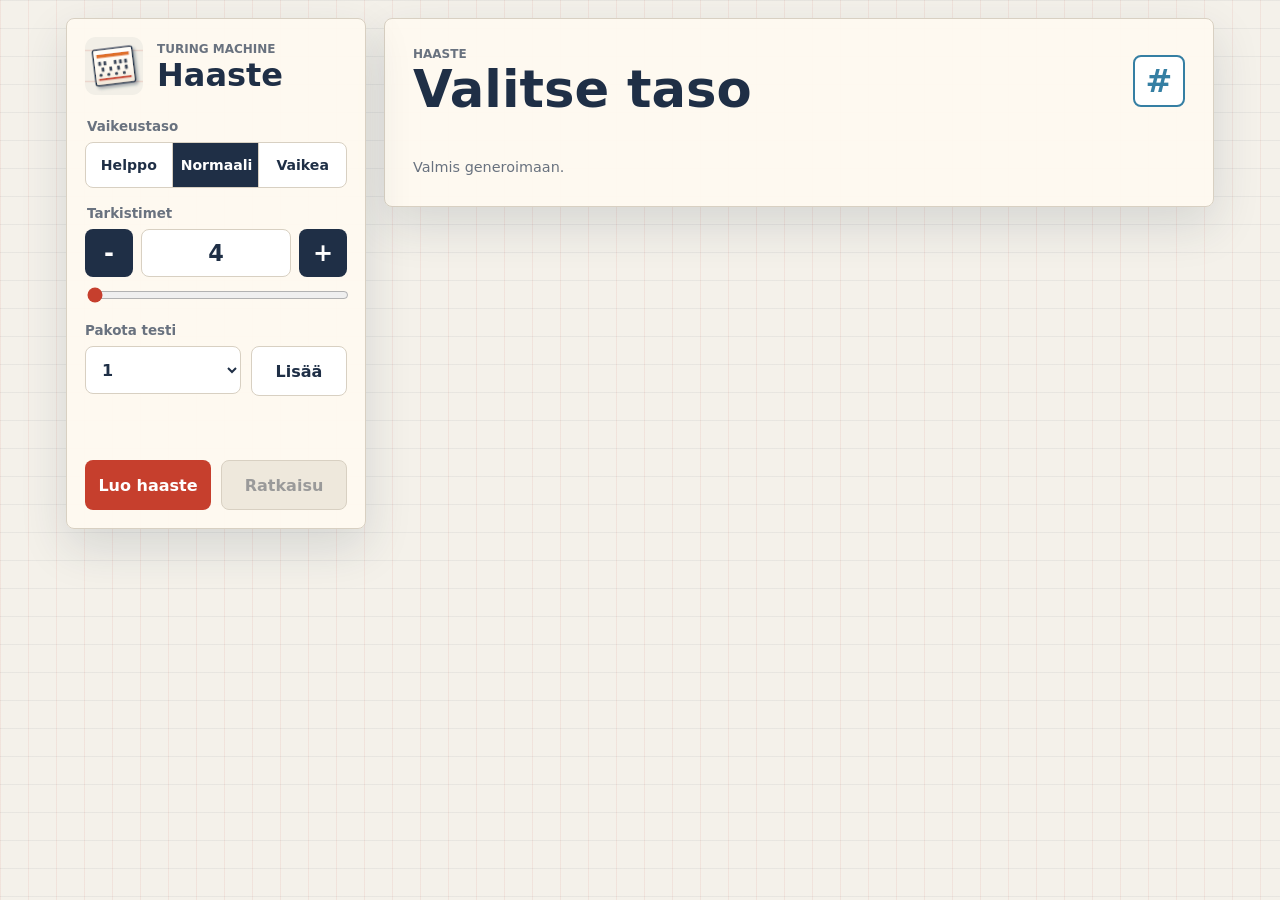
<file: index.html>
<!doctype html>
<html lang="fi">
  <head>
    <meta charset="utf-8">
    <meta name="viewport" content="width=device-width, initial-scale=1, viewport-fit=cover">
    <meta name="theme-color" content="#f4f1ea">
    <meta name="mobile-web-app-capable" content="yes">
    <meta name="apple-mobile-web-app-status-bar-style" content="default">
    <meta name="apple-mobile-web-app-title" content="Turing-haaste">
    <title>Turing-haaste</title>
    <link rel="manifest" href="manifest.webmanifest">
    <link rel="apple-touch-icon" href="icon.svg">
    <link rel="icon" href="icon.svg" type="image/svg+xml">
    <link rel="stylesheet" href="styles.css?v=16">
  </head>
  <body>
    <main class="app-shell">
      <section class="control-panel" aria-labelledby="app-title">
        <div class="title-row">
          <img class="app-mark" src="icon.svg" alt="">
          <div>
            <p class="eyebrow">Turing Machine</p>
            <h1 id="app-title">Haaste</h1>
          </div>
        </div>

        <form id="challenge-form" class="settings">
          <fieldset>
            <legend>Vaikeustaso</legend>
            <div class="segmented" role="radiogroup" aria-label="Vaikeustaso">
              <label><input type="radio" name="difficulty" value="EASY"><span>Helppo</span></label>
              <label><input type="radio" name="difficulty" value="STANDARD" checked><span>Normaali</span></label>
              <label><input type="radio" name="difficulty" value="HARD"><span>Vaikea</span></label>
            </div>
          </fieldset>

          <fieldset>
            <legend>Tarkistimet</legend>
            <div class="stepper" role="group" aria-label="Tarkistimien määrä">
              <button class="icon-button" type="button" id="decrease-verifiers" aria-label="Vahenna">-</button>
              <output id="verifier-count" for="verifier-range">4</output>
              <button class="icon-button" type="button" id="increase-verifiers" aria-label="Lisää">+</button>
              <input id="verifier-range" name="nbVerif" type="range" min="4" max="6" value="4">
            </div>
          </fieldset>

          <div class="forced-picker">
            <label class="field-label" for="verifier-select">Pakota testi</label>
            <div class="select-row">
              <select id="verifier-select" aria-label="Valitse pakotettava testi"></select>
              <button class="secondary-button add-button" type="button" id="add-verifier">Lisää</button>
            </div>
            <div class="chip-list" id="forced-verifiers" aria-label="Pakotetut testit"></div>
          </div>

          <div class="actions">
            <button class="primary-button" type="submit">Luo haaste</button>
            <button class="secondary-button" type="button" id="show-solution" disabled>Ratkaisu</button>
          </div>
        </form>
      </section>

      <section class="challenge-panel" aria-live="polite">
        <div class="challenge-header">
          <div>
            <p class="eyebrow">Haaste</p>
            <h2 id="challenge-title">Valitse taso</h2>
          </div>
          <div class="symbol-badge" id="symbol-badge">#</div>
        </div>

        <ol id="verifier-list" class="verifier-list"></ol>

        <div class="solution-panel" id="solution-panel" hidden>
          <p class="eyebrow">Ratkaisu</p>
          <div class="code-display" id="solution-code"></div>
          <p id="criteria-list" class="criteria-list"></p>
        </div>

        <p id="status-line" class="status-line">Valmis generoimaan.</p>
      </section>
    </main>

    <script src="app.js?v=20" defer></script>
  </body>
</html>
</file>
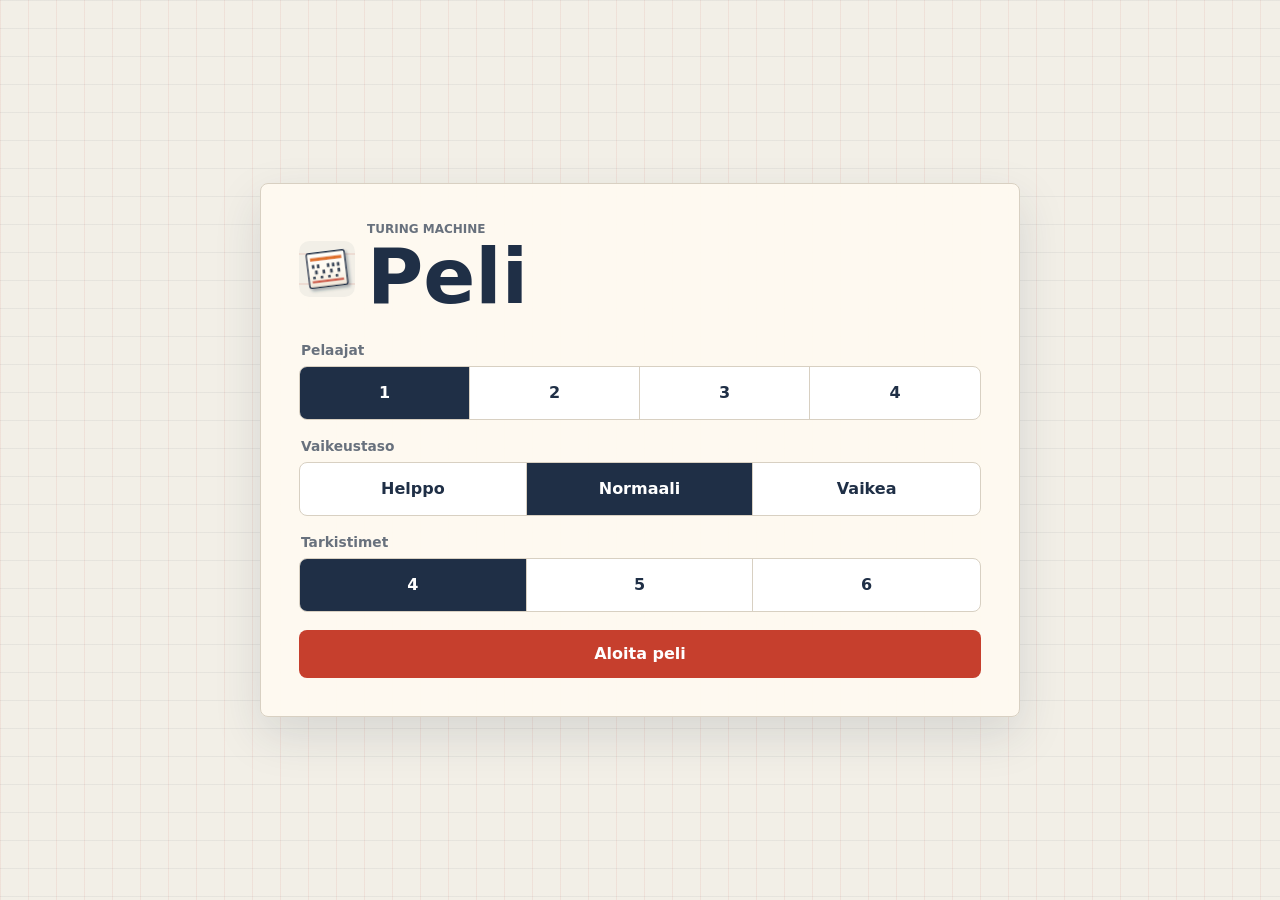
<file: game/index.html>
<!doctype html>
<html lang="fi">
  <head>
    <meta charset="utf-8">
    <meta name="viewport" content="width=device-width, initial-scale=1, viewport-fit=cover">
    <meta name="theme-color" content="#f2efe7">
    <meta name="mobile-web-app-capable" content="yes">
    <meta name="apple-mobile-web-app-status-bar-style" content="default">
    <meta name="apple-mobile-web-app-title" content="Turing-peli">
    <title>Turing-peli</title>
    <link rel="manifest" href="manifest.webmanifest">
    <link rel="apple-touch-icon" href="icons/apple-touch-icon.png">
    <link rel="icon" href="../icon.svg" type="image/svg+xml">
    <link rel="stylesheet" href="styles.css?v=15">
  </head>
  <body>
    <main class="game-shell">
      <section class="setup-screen" id="setup-screen" aria-labelledby="setup-title">
        <div class="setup-card">
          <div class="brand-row">
            <img src="../icon.svg" alt="" class="brand-mark">
            <div>
              <p class="eyebrow">Turing Machine</p>
              <h1 id="setup-title">Peli</h1>
            </div>
          </div>

          <form id="setup-form" class="setup-form" autocomplete="off">
            <fieldset>
              <legend>Pelaajat</legend>
              <div class="segmented player-count" role="radiogroup" aria-label="Pelaajien määrä">
                <label><input type="radio" name="players" value="1" checked><span>1</span></label>
                <label><input type="radio" name="players" value="2"><span>2</span></label>
                <label><input type="radio" name="players" value="3"><span>3</span></label>
                <label><input type="radio" name="players" value="4"><span>4</span></label>
              </div>
            </fieldset>

            <fieldset>
              <legend>Vaikeustaso</legend>
              <div class="segmented" role="radiogroup" aria-label="Vaikeustaso">
                <label><input type="radio" name="difficulty" value="EASY"><span>Helppo</span></label>
                <label><input type="radio" name="difficulty" value="STANDARD" checked><span>Normaali</span></label>
                <label><input type="radio" name="difficulty" value="HARD"><span>Vaikea</span></label>
              </div>
            </fieldset>

            <fieldset>
              <legend>Tarkistimet</legend>
              <div class="segmented" role="radiogroup" aria-label="Tarkistimien määrä">
                <label><input type="radio" name="verifiers" value="4" checked><span>4</span></label>
                <label><input type="radio" name="verifiers" value="5"><span>5</span></label>
                <label><input type="radio" name="verifiers" value="6"><span>6</span></label>
              </div>
            </fieldset>

            <button class="primary-button" type="submit">Aloita peli</button>
            <p class="generation-error" id="generation-error" role="alert" hidden></p>
          </form>
        </div>
      </section>

      <section class="board-screen" id="board-screen" hidden>
        <aside class="score-panel">
          <div class="brand-row compact">
            <img src="../icon.svg" alt="" class="brand-mark">
            <div>
              <p class="eyebrow">Turing-peli</p>
              <h2 id="round-title">Kierros 1</h2>
            </div>
          </div>
          <div class="players" id="players"></div>
          <button class="ghost-button" id="new-game" type="button">Uusi peli</button>
        </aside>

        <section class="challenge-area" aria-labelledby="challenge-title">
          <div class="challenge-top">
            <div>
              <p class="eyebrow">Haaste</p>
              <h2 id="challenge-title">Valmis</h2>
            </div>
            <div class="badge-group">
              <button class="help-badge" id="verifier-help" type="button" aria-label="Näytä tarkastajan selitys">?</button>
              <div class="symbol-badge" id="symbol-badge">#</div>
            </div>
          </div>
          <div class="verifier-grid" id="verifier-grid"></div>
        </section>

        <section class="turn-panel" aria-labelledby="turn-title">
          <div class="turn-top">
            <div>
              <p class="eyebrow">Vuoro</p>
              <h2 id="turn-title">Pelaaja 1</h2>
            </div>
            <button class="secondary-button" id="pass-turn" type="button">Vaihda</button>
          </div>

          <div class="code-picker" aria-label="Testattava koodi">
            <div class="code-slot blue">
              <select id="blue-digit" aria-label="Sininen numero" autocomplete="off"></select>
            </div>
            <div class="code-slot yellow">
              <select id="yellow-digit" aria-label="Keltainen numero" autocomplete="off"></select>
            </div>
            <div class="code-slot purple">
              <select id="purple-digit" aria-label="Violetti numero" autocomplete="off"></select>
            </div>
          </div>

          <div class="test-row">
            <select id="verifier-select" aria-label="Valitse tarkistin"></select>
            <button class="primary-button" id="run-test" type="button">Testaa</button>
          </div>

          <div class="result-box" id="result-box">Valitse koodi ja tarkistin.</div>

          <div class="solve-box">
            <p class="eyebrow">Ratkaisuveikkaus</p>
            <div class="guess-row">
              <button class="secondary-button guess-button" data-guess="current" type="button">Arvaa valittu koodi</button>
              <button class="ghost-button" id="reveal-game" type="button">Paljasta itselle</button>
            </div>
          </div>

          <div class="notes">
            <label for="player-notes">Omat muistiinpanot</label>
            <textarea id="player-notes" spellcheck="false"></textarea>
          </div>

          <div class="log-panel">
            <p class="eyebrow">Oma loki</p>
            <ol id="player-log"></ol>
          </div>
        </section>
      </section>
    </main>

    <dialog id="turn-dialog" class="turn-dialog">
      <form method="dialog">
        <p class="eyebrow">Vuoron vaihto</p>
        <h2 id="dialog-title">Pelaaja 1</h2>
        <p id="dialog-copy">Anna iPad seuraavalle pelaajalle.</p>
        <button class="primary-button" value="ready">Aloita vuoro</button>
      </form>
    </dialog>

    <dialog id="end-dialog" class="turn-dialog">
      <form method="dialog">
        <p class="eyebrow" id="end-eyebrow">Peli päättyi</p>
        <h2 id="end-title">Ratkaistu</h2>
        <p id="end-copy"></p>
        <button class="primary-button" value="ok">Sulje</button>
      </form>
    </dialog>

    <dialog id="verifier-help-dialog" class="turn-dialog">
      <form method="dialog">
        <p class="eyebrow">Tarkastaja</p>
        <h2>Miten tarkastaja toimii?</h2>
        <p>Tarkastaja testaa vain yhtä kortin mahdollisista testeistä. Se ei tutki kortin muita testejä eikä välitä siitä, ovatko ne tosia vai epätosia.</p>
        <p>Tarkastajan käyttämä testi pitää paikkansa oikealle koodille. Vastaus on kyllä, jos sama testi pitää paikkansa myös pelaajan koodille. Muuten vastaus on ei.</p>
        <button class="primary-button" value="ok">Sulje</button>
      </form>
    </dialog>

    <div class="generation-overlay" id="generation-overlay" role="status" aria-live="polite" aria-hidden="true" hidden>
      <div class="generation-card">
        <div class="apple-spinner" aria-hidden="true">
          <span></span>
          <span></span>
          <span></span>
          <span></span>
          <span></span>
          <span></span>
          <span></span>
          <span></span>
          <span></span>
          <span></span>
          <span></span>
          <span></span>
        </div>
        <p>Generoidaan tehtävää...</p>
      </div>
    </div>

    <script src="../app.js?v=20"></script>
    <script src="game.js?v=19" type="module"></script>
  </body>
</html>
</file>
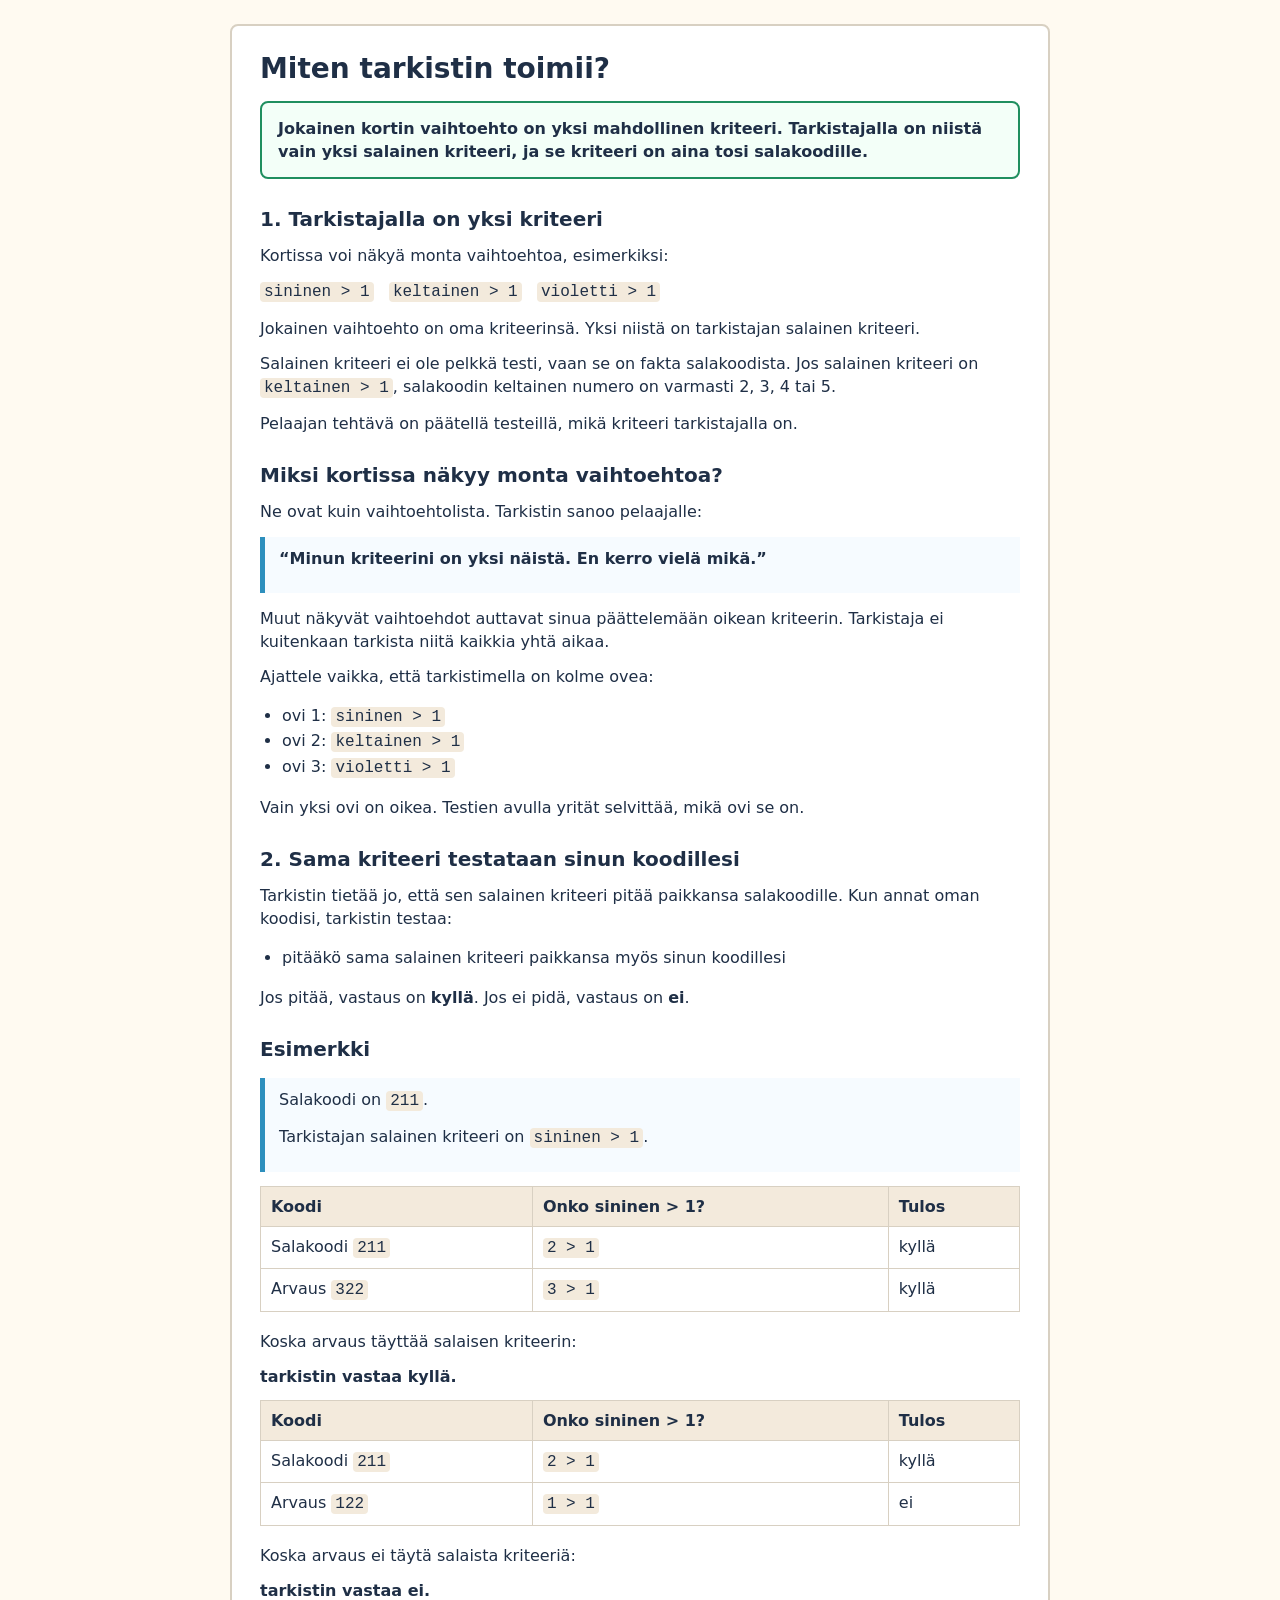
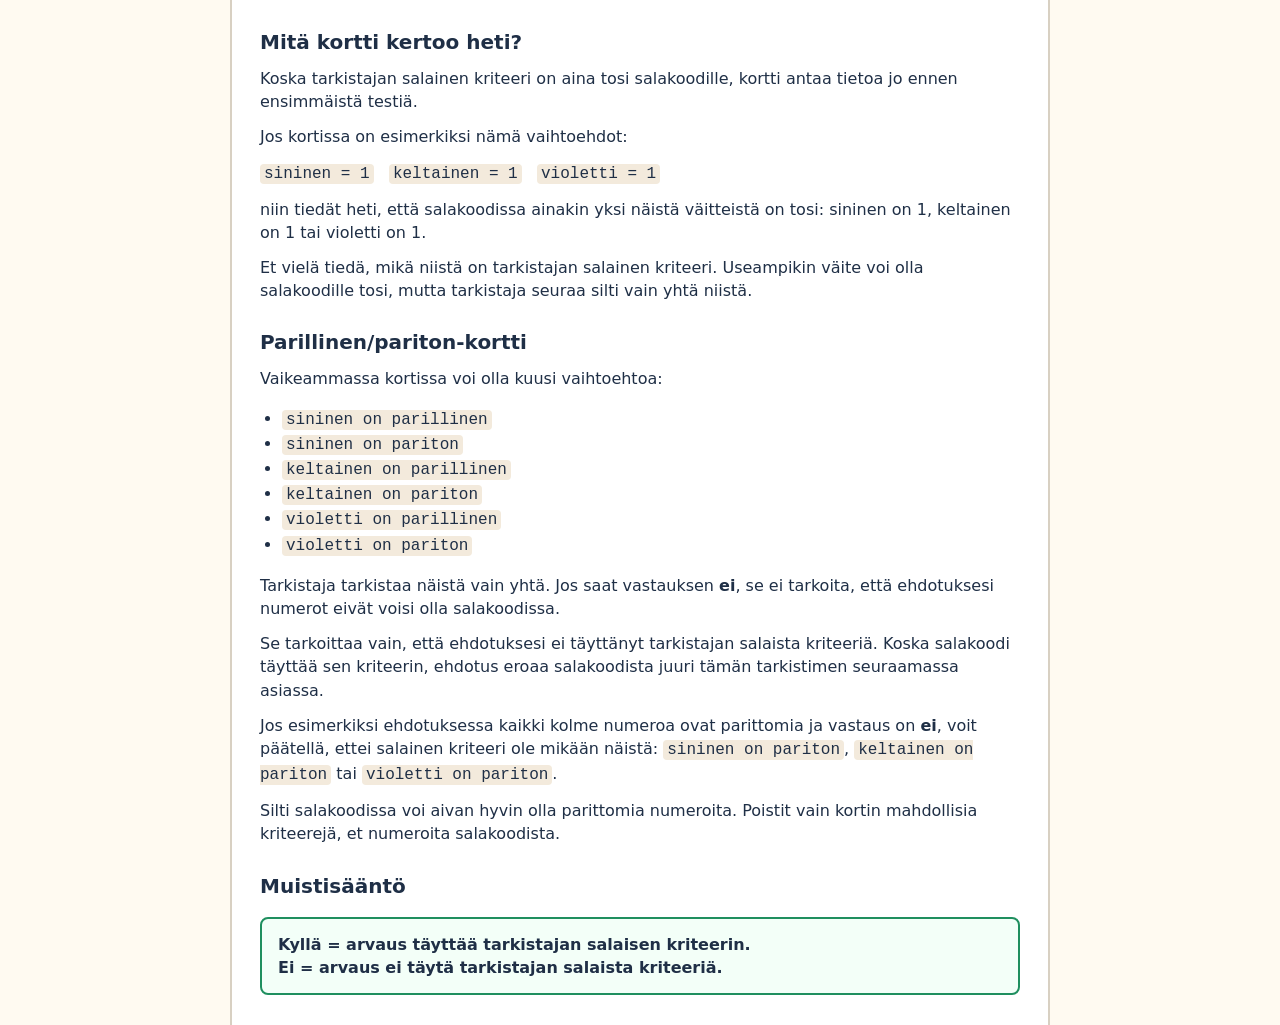
<file: tarkistin-ohje.html>
<!doctype html>
<html lang="fi">
<head>
  <meta charset="utf-8">
  <meta name="viewport" content="width=device-width, initial-scale=1">
  <title>Turing Machine - tarkistimen lukeminen</title>
  <style>
    :root {
      color: #1f2f46;
      background: #fffaf1;
      font-family: system-ui, -apple-system, BlinkMacSystemFont, "Segoe UI", sans-serif;
      line-height: 1.45;
    }

    body {
      margin: 0;
      padding: 24px;
    }

    main {
      max-width: 760px;
      margin: 0 auto;
      background: #ffffff;
      border: 2px solid #d8d0c2;
      border-radius: 8px;
      padding: 28px;
    }

    h1 {
      margin: 0 0 14px;
      font-size: 28px;
      line-height: 1.1;
    }

    h2 {
      margin: 26px 0 10px;
      font-size: 20px;
    }

    p {
      margin: 0 0 12px;
    }

    .box {
      border: 2px solid #1f8f5f;
      border-radius: 8px;
      padding: 14px 16px;
      margin: 16px 0;
      background: #f3fff8;
      font-weight: 700;
    }

    .example {
      border-left: 5px solid #2d8fbd;
      padding: 10px 0 10px 14px;
      margin: 14px 0;
      background: #f6fbff;
    }

    table {
      width: 100%;
      border-collapse: collapse;
      margin: 12px 0 18px;
      font-size: 16px;
    }

    th,
    td {
      border: 1px solid #d8d0c2;
      padding: 8px 10px;
      text-align: left;
      vertical-align: top;
    }

    th {
      background: #f3eadc;
    }

    code {
      font-family: "SFMono-Regular", Consolas, monospace;
      background: #f3eadc;
      border-radius: 4px;
      padding: 1px 4px;
    }

    ul {
      padding-left: 22px;
    }

    @media print {
      body {
        padding: 0;
        background: #ffffff;
      }

      main {
        border: 0;
        border-radius: 0;
        padding: 0;
        max-width: none;
      }
    }
  </style>
</head>
<body>
  <main>
    <h1>Miten tarkistin toimii?</h1>

    <div class="box">
      Jokainen kortin vaihtoehto on yksi mahdollinen kriteeri.
      Tarkistajalla on niistä vain yksi salainen kriteeri, ja se kriteeri on aina tosi salakoodille.
    </div>

    <h2>1. Tarkistajalla on yksi kriteeri</h2>
    <p>Kortissa voi näkyä monta vaihtoehtoa, esimerkiksi:</p>
    <p><code>sininen &gt; 1</code> &nbsp; <code>keltainen &gt; 1</code> &nbsp; <code>violetti &gt; 1</code></p>
    <p>Jokainen vaihtoehto on oma kriteerinsä. Yksi niistä on tarkistajan salainen kriteeri.</p>
    <p>Salainen kriteeri ei ole pelkkä testi, vaan se on fakta salakoodista. Jos salainen kriteeri on <code>keltainen &gt; 1</code>, salakoodin keltainen numero on varmasti 2, 3, 4 tai 5.</p>
    <p>Pelaajan tehtävä on päätellä testeillä, mikä kriteeri tarkistajalla on.</p>

    <h2>Miksi kortissa näkyy monta vaihtoehtoa?</h2>
    <p>Ne ovat kuin vaihtoehtolista. Tarkistin sanoo pelaajalle:</p>
    <div class="example">
      <p><strong>“Minun kriteerini on yksi näistä. En kerro vielä mikä.”</strong></p>
    </div>
    <p>Muut näkyvät vaihtoehdot auttavat sinua päättelemään oikean kriteerin. Tarkistaja ei kuitenkaan tarkista niitä kaikkia yhtä aikaa.</p>
    <p>Ajattele vaikka, että tarkistimella on kolme ovea:</p>
    <ul>
      <li>ovi 1: <code>sininen &gt; 1</code></li>
      <li>ovi 2: <code>keltainen &gt; 1</code></li>
      <li>ovi 3: <code>violetti &gt; 1</code></li>
    </ul>
    <p>Vain yksi ovi on oikea. Testien avulla yrität selvittää, mikä ovi se on.</p>

    <h2>2. Sama kriteeri testataan sinun koodillesi</h2>
    <p>Tarkistin tietää jo, että sen salainen kriteeri pitää paikkansa salakoodille. Kun annat oman koodisi, tarkistin testaa:</p>
    <ul>
      <li>pitääkö sama salainen kriteeri paikkansa myös sinun koodillesi</li>
    </ul>
    <p>Jos pitää, vastaus on <strong>kyllä</strong>. Jos ei pidä, vastaus on <strong>ei</strong>.</p>

    <h2>Esimerkki</h2>
    <div class="example">
      <p>Salakoodi on <code>211</code>.</p>
      <p>Tarkistajan salainen kriteeri on <code>sininen &gt; 1</code>.</p>
    </div>

    <table>
      <thead>
        <tr>
          <th>Koodi</th>
          <th>Onko sininen &gt; 1?</th>
          <th>Tulos</th>
        </tr>
      </thead>
      <tbody>
        <tr>
          <td>Salakoodi <code>211</code></td>
          <td><code>2 &gt; 1</code></td>
          <td>kyllä</td>
        </tr>
        <tr>
          <td>Arvaus <code>322</code></td>
          <td><code>3 &gt; 1</code></td>
          <td>kyllä</td>
        </tr>
      </tbody>
    </table>

    <p>Koska arvaus täyttää salaisen kriteerin:</p>
    <p><strong>tarkistin vastaa kyllä.</strong></p>

    <table>
      <thead>
        <tr>
          <th>Koodi</th>
          <th>Onko sininen &gt; 1?</th>
          <th>Tulos</th>
        </tr>
      </thead>
      <tbody>
        <tr>
          <td>Salakoodi <code>211</code></td>
          <td><code>2 &gt; 1</code></td>
          <td>kyllä</td>
        </tr>
        <tr>
          <td>Arvaus <code>122</code></td>
          <td><code>1 &gt; 1</code></td>
          <td>ei</td>
        </tr>
      </tbody>
    </table>

    <p>Koska arvaus ei täytä salaista kriteeriä:</p>
    <p><strong>tarkistin vastaa ei.</strong></p>

    <h2>Mitä kortti kertoo heti?</h2>
    <p>Koska tarkistajan salainen kriteeri on aina tosi salakoodille, kortti antaa tietoa jo ennen ensimmäistä testiä.</p>
    <p>Jos kortissa on esimerkiksi nämä vaihtoehdot:</p>
    <p><code>sininen = 1</code> &nbsp; <code>keltainen = 1</code> &nbsp; <code>violetti = 1</code></p>
    <p>niin tiedät heti, että salakoodissa ainakin yksi näistä väitteistä on tosi: sininen on 1, keltainen on 1 tai violetti on 1.</p>
    <p>Et vielä tiedä, mikä niistä on tarkistajan salainen kriteeri. Useampikin väite voi olla salakoodille tosi, mutta tarkistaja seuraa silti vain yhtä niistä.</p>

    <h2>Parillinen/pariton-kortti</h2>
    <p>Vaikeammassa kortissa voi olla kuusi vaihtoehtoa:</p>
    <ul>
      <li><code>sininen on parillinen</code></li>
      <li><code>sininen on pariton</code></li>
      <li><code>keltainen on parillinen</code></li>
      <li><code>keltainen on pariton</code></li>
      <li><code>violetti on parillinen</code></li>
      <li><code>violetti on pariton</code></li>
    </ul>
    <p>Tarkistaja tarkistaa näistä vain yhtä. Jos saat vastauksen <strong>ei</strong>, se ei tarkoita, että ehdotuksesi numerot eivät voisi olla salakoodissa.</p>
    <p>Se tarkoittaa vain, että ehdotuksesi ei täyttänyt tarkistajan salaista kriteeriä. Koska salakoodi täyttää sen kriteerin, ehdotus eroaa salakoodista juuri tämän tarkistimen seuraamassa asiassa.</p>
    <p>Jos esimerkiksi ehdotuksessa kaikki kolme numeroa ovat parittomia ja vastaus on <strong>ei</strong>, voit päätellä, ettei salainen kriteeri ole mikään näistä: <code>sininen on pariton</code>, <code>keltainen on pariton</code> tai <code>violetti on pariton</code>.</p>
    <p>Silti salakoodissa voi aivan hyvin olla parittomia numeroita. Poistit vain kortin mahdollisia kriteerejä, et numeroita salakoodista.</p>

    <h2>Muistisääntö</h2>
    <div class="box">
      Kyllä = arvaus täyttää tarkistajan salaisen kriteerin.<br>
      Ei = arvaus ei täytä tarkistajan salaista kriteeriä.
    </div>
  </main>
</body>
</html>
</file>
<file: styles.css>
:root {
  color-scheme: light;
  --paper: #f4f1ea;
  --ink: #1f2f46;
  --muted: #69727f;
  --line: #d8d0c2;
  --panel: #fffaf1;
  --red: #c63f2d;
  --green: #2fae5e;
  --blue: #357fa3;
  --violet: #725b9d;
  --orange: #e46f2a;
  --shadow: 0 18px 48px rgba(31, 47, 70, 0.14);
  font-family: ui-sans-serif, system-ui, -apple-system, BlinkMacSystemFont, "Segoe UI", sans-serif;
}

* {
  box-sizing: border-box;
}

html {
  min-height: 100%;
  background: var(--paper);
}

body {
  min-height: 100vh;
  margin: 0;
  color: var(--ink);
  background:
    linear-gradient(90deg, rgba(198, 63, 45, 0.08) 0 1px, transparent 1px 100%),
    linear-gradient(180deg, rgba(31, 47, 70, 0.06) 0 1px, transparent 1px 100%),
    var(--paper);
  background-size: 28px 28px;
}

button,
input {
  font: inherit;
}

button {
  border: 0;
  cursor: pointer;
}

.app-shell {
  width: min(1180px, 100%);
  min-height: 100vh;
  margin: 0 auto;
  padding: max(18px, env(safe-area-inset-top)) max(16px, env(safe-area-inset-right)) max(20px, env(safe-area-inset-bottom)) max(16px, env(safe-area-inset-left));
  display: grid;
  grid-template-columns: 300px minmax(0, 1fr);
  gap: 18px;
  align-items: start;
}

.control-panel,
.challenge-panel {
  border: 1px solid var(--line);
  background: rgba(255, 250, 241, 0.94);
  box-shadow: var(--shadow);
}

.control-panel {
  padding: 18px;
  border-radius: 8px;
  align-self: start;
  position: sticky;
  top: 16px;
}

.challenge-panel {
  min-height: auto;
  padding: clamp(18px, 3vw, 28px);
  border-radius: 8px;
  display: flex;
  flex-direction: column;
}

.title-row,
.challenge-header {
  display: flex;
  align-items: center;
  justify-content: space-between;
  gap: 14px;
}

.title-row {
  justify-content: flex-start;
  margin-bottom: 24px;
}

.app-mark {
  width: 58px;
  height: 58px;
  flex: 0 0 auto;
}

.eyebrow {
  margin: 0 0 3px;
  color: var(--muted);
  font-size: 0.75rem;
  font-weight: 800;
  letter-spacing: 0;
  text-transform: uppercase;
}

h1,
h2 {
  margin: 0;
  line-height: 1;
  letter-spacing: 0;
}

h1 {
  font-size: 2rem;
}

h2 {
  font-size: clamp(2rem, 4vw, 3.6rem);
}

.settings {
  display: grid;
  gap: 18px;
}

fieldset {
  min-width: 0;
  margin: 0;
  padding: 0;
  border: 0;
}

legend,
.field-label {
  display: block;
  margin-bottom: 8px;
  color: var(--muted);
  font-size: 0.84rem;
  font-weight: 750;
}

.segmented {
  display: grid;
  grid-template-columns: repeat(3, minmax(0, 1fr));
  border: 1px solid var(--line);
  border-radius: 8px;
  overflow: hidden;
  background: #ffffff;
}

.segmented label {
  min-width: 0;
}

.segmented input {
  position: absolute;
  opacity: 0;
  pointer-events: none;
}

.segmented span {
  display: grid;
  min-height: 44px;
  place-items: center;
  padding: 0 8px;
  color: var(--ink);
  font-size: 0.88rem;
  font-weight: 750;
  border-right: 1px solid var(--line);
}

.segmented label:last-child span {
  border-right: 0;
}

.segmented input:checked + span {
  color: white;
  background: var(--ink);
}

.stepper {
  display: grid;
  grid-template-columns: 48px 1fr 48px;
  gap: 8px;
  align-items: center;
}

.icon-button {
  width: 48px;
  height: 48px;
  border-radius: 8px;
  color: white;
  background: var(--ink);
  font-size: 1.5rem;
  font-weight: 800;
}

#verifier-count {
  display: grid;
  height: 48px;
  place-items: center;
  border: 1px solid var(--line);
  border-radius: 8px;
  background: white;
  font-size: 1.4rem;
  font-weight: 850;
}

#verifier-range {
  grid-column: 1 / -1;
  width: 100%;
  accent-color: var(--red);
}

#include-verifiers {
  width: 100%;
  height: 48px;
  padding: 0 12px;
  border: 1px solid var(--line);
  border-radius: 8px;
  color: var(--ink);
  background: white;
  outline: 0;
}

#include-verifiers:focus {
  border-color: var(--blue);
  box-shadow: 0 0 0 3px rgba(53, 127, 163, 0.18);
}

.forced-picker {
  min-width: 0;
}

.select-row {
  display: grid;
  grid-template-columns: minmax(0, 1fr) 96px;
  gap: 10px;
}

#verifier-select {
  width: 100%;
  height: 48px;
  padding: 0 12px;
  border: 1px solid var(--line);
  border-radius: 8px;
  color: var(--ink);
  background: white;
  font: inherit;
  font-weight: 750;
}

.add-button {
  min-height: 48px;
}

.chip-list {
  min-height: 36px;
  margin-top: 10px;
  display: flex;
  flex-wrap: wrap;
  gap: 8px;
}

.verifier-chip {
  min-width: 42px;
  min-height: 34px;
  padding: 0 10px;
  border-radius: 999px;
  color: white;
  background: var(--ink);
  font-weight: 850;
}

.actions {
  display: grid;
  grid-template-columns: 1fr 1fr;
  gap: 10px;
}

.primary-button,
.secondary-button {
  min-height: 50px;
  border-radius: 8px;
  font-weight: 850;
}

.primary-button {
  color: white;
  background: var(--red);
}

.secondary-button {
  color: var(--ink);
  border: 1px solid var(--line);
  background: white;
}

.secondary-button:disabled {
  color: #9a9a9a;
  cursor: default;
  background: #eee8dc;
}

.symbol-badge {
  width: 52px;
  height: 52px;
  display: grid;
  place-items: center;
  border: 2px solid currentColor;
  border-radius: 8px;
  color: var(--blue);
  background: white;
  font-size: 2rem;
  font-weight: 900;
  line-height: 1;
}

.symbol-badge.lozenge {
  color: var(--green);
}

.symbol-badge.pound {
  color: var(--orange);
}

.symbol-badge.slash {
  color: var(--blue);
}

.symbol-badge.currency {
  color: var(--violet);
}

.verifier-list {
  width: 100%;
  max-width: 820px;
  margin: 24px auto 0 0;
  padding: 0;
  display: grid;
  grid-template-columns: repeat(2, minmax(0, 1fr));
  gap: 12px;
  list-style: none;
  counter-reset: verifiers;
}

.verifier-list[data-count="5"],
.verifier-list[data-count="6"] {
  max-width: 960px;
  grid-template-columns: repeat(3, minmax(0, 1fr));
}

.verifier-card {
  min-height: 112px;
  padding: 14px;
  border: 1px solid var(--line);
  border-radius: 8px;
  background: white;
  counter-increment: verifiers;
  cursor: pointer;
  transition: border-color 120ms ease, transform 120ms ease;
}

.verifier-card:focus-visible,
.verifier-card:hover {
  border-color: var(--blue);
  outline: 0;
  transform: translateY(-1px);
}

.verifier-card::before {
  content: counter(verifiers, upper-alpha);
  display: inline-grid;
  width: 32px;
  height: 32px;
  margin-right: 8px;
  place-items: center;
  border-radius: 50%;
  color: white;
  background: var(--green);
  font-weight: 900;
}

.verifier-number {
  display: inline-grid;
  width: 42px;
  height: 32px;
  place-items: center;
  border-radius: 6px;
  color: white;
  background: var(--ink);
  font-size: 1.05rem;
  font-weight: 850;
}

.check-card {
  margin-top: 14px;
  display: flex;
  align-items: baseline;
  justify-content: space-between;
  gap: 12px;
}

.check-number {
  font-size: clamp(2.4rem, 4.4vw, 3.2rem);
  line-height: 0.9;
  font-weight: 900;
}

.check-symbol {
  font-size: 1.7rem;
  font-weight: 900;
}

.verifier-card[data-symbol="lozenge"] .check-number,
.verifier-card[data-symbol="lozenge"] .check-symbol {
  color: var(--green);
}

.verifier-card[data-symbol="pound"] .check-number,
.verifier-card[data-symbol="pound"] .check-symbol {
  color: var(--orange);
}

.verifier-card[data-symbol="slash"] .check-number,
.verifier-card[data-symbol="slash"] .check-symbol {
  color: var(--blue);
}

.verifier-card[data-symbol="currency"] .check-number,
.verifier-card[data-symbol="currency"] .check-symbol {
  color: var(--violet);
}

.solution-panel {
  margin-top: 24px;
  padding-top: 0;
}

.code-display {
  margin-top: 8px;
  display: flex;
  gap: 10px;
}

.code-digit {
  width: 58px;
  height: 64px;
  display: grid;
  grid-template-rows: 16px 1fr;
  place-items: center;
  border-radius: 8px;
  color: white;
  font-size: 2.1rem;
  font-weight: 900;
}

.code-digit .color-token {
  margin: 0;
  transform: scale(0.82);
}

.code-digit .color-token.blue {
  border-bottom-color: white;
}

.code-digit .color-token.yellow,
.code-digit .color-token.purple {
  background: white;
}

.code-digit.blue {
  background: var(--blue);
}

.code-digit.yellow {
  background: var(--orange);
}

.code-digit.purple {
  background: var(--violet);
}

.criteria-list,
.status-line {
  color: var(--muted);
  line-height: 1.45;
}

.criteria-list {
  margin: 12px 0 0;
  font-family: ui-monospace, SFMono-Regular, Menlo, Consolas, monospace;
  font-size: 0.86rem;
}

.criteria-row {
  display: block;
  margin-top: 4px;
}

.status-line {
  margin: auto 0 0;
  padding-top: 18px;
  font-size: 0.9rem;
}

.status-line.busy {
  display: flex;
  align-items: center;
  gap: 9px;
}

.status-line.busy::before {
  content: "";
  width: 18px;
  height: 18px;
  flex: 0 0 auto;
  border: 3px solid rgba(31, 47, 70, 0.2);
  border-top-color: var(--ink);
  border-radius: 50%;
  animation: status-spinner 0.75s linear infinite;
}

@keyframes status-spinner {
  to {
    transform: rotate(360deg);
  }
}

.color-token {
  display: inline-block;
  width: 0.92em;
  height: 0.92em;
  margin: 0 0.12em;
  vertical-align: -0.1em;
}

.color-token.blue {
  width: 0;
  height: 0;
  border-left: 0.52em solid transparent;
  border-right: 0.52em solid transparent;
  border-bottom: 0.92em solid var(--blue);
}

.color-token.yellow {
  background: var(--orange);
}

.color-token.purple {
  border-radius: 50%;
  background: var(--violet);
}

@media (max-width: 780px) {
  .app-shell {
    min-height: auto;
    grid-template-columns: 1fr;
    gap: 12px;
  }

  .control-panel {
    position: static;
    padding: 16px;
  }

  .title-row {
    margin-bottom: 18px;
  }

  .settings {
    gap: 14px;
  }

  .challenge-panel {
    min-height: auto;
  }

  .challenge-header {
    align-items: start;
  }

  .challenge-header h2 {
    font-size: 2.1rem;
  }

  .symbol-badge {
    width: 44px;
    height: 44px;
    font-size: 1.65rem;
  }

  .verifier-list {
    grid-template-columns: repeat(2, minmax(0, 1fr));
    gap: 8px;
    margin-top: 18px;
  }

  .verifier-card {
    min-height: 94px;
    padding: 10px;
  }

  .verifier-card::before {
    width: 26px;
    height: 26px;
    margin-right: 6px;
    font-size: 0.78rem;
  }

  .verifier-number {
    width: 36px;
    height: 26px;
    font-size: 0.92rem;
  }

  .check-card {
    margin-top: 10px;
    gap: 6px;
  }

  .check-number {
    font-size: 1.82rem;
  }

  .check-symbol {
    font-size: 1.05rem;
  }

  .solution-panel {
    margin-top: 20px;
  }

  .code-display {
    gap: 8px;
  }

  .code-digit {
    width: 50px;
    height: 56px;
    grid-template-rows: 14px 1fr;
    font-size: 1.82rem;
  }

  .criteria-list {
    font-size: 0.78rem;
    line-height: 1.35;
  }

  .status-line {
    padding-top: 12px;
    font-size: 0.82rem;
  }
}

@media (max-width: 420px) {
  .segmented span {
    font-size: 0.78rem;
  }

  .actions {
    grid-template-columns: 1fr;
  }

  .challenge-panel {
    padding: 16px;
  }

  .verifier-list {
    grid-template-columns: repeat(2, minmax(0, 1fr));
  }
}
</file>
<file: game/styles.css>
:root {
  color-scheme: light;
  --paper: #f2efe7;
  --ink: #1f2f46;
  --muted: #68717d;
  --panel: #fffaf1;
  --line: #d8d0c2;
  --red: #c63f2d;
  --green: #2f9e62;
  --blue: #2f7ea4;
  --violet: #725b9d;
  --orange: #df6f2b;
  --shadow: 0 18px 48px rgba(31, 47, 70, 0.13);
  font-family: ui-sans-serif, system-ui, -apple-system, BlinkMacSystemFont, "Segoe UI", sans-serif;
}

* {
  box-sizing: border-box;
}

[hidden] {
  display: none !important;
}

html,
body {
  height: 100%;
}

body {
  margin: 0;
  color: var(--ink);
  background:
    linear-gradient(90deg, rgba(198, 63, 45, 0.08) 0 1px, transparent 1px 100%),
    linear-gradient(180deg, rgba(31, 47, 70, 0.06) 0 1px, transparent 1px 100%),
    var(--paper);
  background-size: 28px 28px;
}

button,
select,
textarea {
  font: inherit;
}

button {
  border: 0;
  cursor: pointer;
}

.game-shell {
  height: 100vh;
  height: 100dvh;
  overflow: hidden;
  padding: max(14px, env(safe-area-inset-top)) max(14px, env(safe-area-inset-right)) max(14px, env(safe-area-inset-bottom)) max(14px, env(safe-area-inset-left));
}

.setup-screen {
  min-height: 100%;
  display: grid;
  place-items: center;
}

.setup-card,
.score-panel,
.challenge-area,
.turn-panel {
  border: 1px solid var(--line);
  border-radius: 8px;
  background: rgba(255, 250, 241, 0.96);
  box-shadow: var(--shadow);
}

.setup-card {
  width: min(760px, 100%);
  padding: clamp(22px, 4vw, 38px);
}

.brand-row,
.challenge-top,
.turn-top,
.player-card {
  display: flex;
  align-items: center;
  justify-content: space-between;
  gap: 12px;
}

.brand-row {
  justify-content: flex-start;
  margin-bottom: 26px;
}

.brand-row.compact {
  margin-bottom: 18px;
}

.brand-mark {
  width: 56px;
  height: 56px;
}

.eyebrow {
  margin: 0 0 3px;
  color: var(--muted);
  font-size: 0.75rem;
  font-weight: 850;
  letter-spacing: 0;
  text-transform: uppercase;
}

h1,
h2 {
  margin: 0;
  line-height: 1;
  letter-spacing: 0;
}

h1 {
  font-size: clamp(2.5rem, 6vw, 4.8rem);
}

h2 {
  font-size: clamp(1.45rem, 2.4vw, 2.1rem);
}

.setup-form {
  display: grid;
  gap: 18px;
}

fieldset {
  min-width: 0;
  margin: 0;
  padding: 0;
  border: 0;
}

legend,
.notes label {
  display: block;
  margin-bottom: 8px;
  color: var(--muted);
  font-size: 0.86rem;
  font-weight: 800;
}

.segmented {
  display: grid;
  grid-template-columns: repeat(3, minmax(0, 1fr));
  border: 1px solid var(--line);
  border-radius: 8px;
  overflow: hidden;
  background: white;
}

.player-count {
  grid-template-columns: repeat(4, minmax(0, 1fr));
}

.segmented input {
  position: absolute;
  opacity: 0;
  pointer-events: none;
}

.segmented span {
  display: grid;
  min-height: 52px;
  place-items: center;
  border-right: 1px solid var(--line);
  font-size: 1rem;
  font-weight: 850;
}

.segmented label:last-child span {
  border-right: 0;
}

.segmented input:checked + span {
  color: white;
  background: var(--ink);
}

.primary-button,
.secondary-button,
.ghost-button {
  min-height: 48px;
  border-radius: 8px;
  padding: 0 14px;
  font-weight: 850;
}

.primary-button {
  color: white;
  background: var(--red);
}

.primary-button:disabled {
  cursor: default;
  opacity: 0.58;
}

.secondary-button {
  color: var(--ink);
  border: 1px solid var(--line);
  background: white;
}

.ghost-button {
  color: var(--ink);
  border: 1px dashed var(--line);
  background: transparent;
}

.badge-group {
  display: flex;
  align-items: center;
  gap: 8px;
  flex: 0 0 auto;
}

.help-badge {
  width: 36px;
  height: 36px;
  display: grid;
  place-items: center;
  border: 2px solid var(--line);
  border-radius: 8px;
  color: var(--ink);
  background: white;
  font-size: 1.2rem;
  font-weight: 900;
  line-height: 1;
}

.help-badge:hover,
.help-badge:focus-visible {
  border-color: var(--red);
}

.board-screen {
  height: 100%;
  min-height: 0;
  display: grid;
  grid-template-columns: 220px minmax(360px, 1fr) 360px;
  gap: 12px;
}

.score-panel,
.challenge-area,
.turn-panel {
  min-width: 0;
  min-height: 0;
  padding: 16px;
}

.score-panel,
.turn-panel {
  display: flex;
  flex-direction: column;
  gap: 14px;
  overflow-y: auto;
  overscroll-behavior: contain;
}

.challenge-area {
  overflow-y: auto;
  overscroll-behavior: contain;
}

.players {
  display: grid;
  gap: 8px;
}

.player-card {
  min-height: 58px;
  padding: 10px;
  border: 1px solid var(--line);
  border-radius: 8px;
  background: white;
}

.player-card.active {
  border-color: var(--green);
  box-shadow: inset 4px 0 0 var(--green);
}

.player-name {
  font-weight: 900;
}

.player-meta {
  color: var(--muted);
  font-size: 0.78rem;
  font-weight: 750;
}

.symbol-badge {
  width: 50px;
  height: 50px;
  display: grid;
  place-items: center;
  border: 2px solid currentColor;
  border-radius: 8px;
  color: var(--blue);
  background: white;
  font-size: 1.8rem;
  font-weight: 900;
}

.symbol-badge.lozenge {
  color: var(--green);
}

.symbol-badge.pound {
  color: var(--orange);
}

.symbol-badge.slash {
  color: var(--blue);
}

.symbol-badge.currency {
  color: var(--violet);
}

.verifier-grid {
  margin-top: 12px;
  display: grid;
  grid-template-columns: repeat(2, minmax(0, 1fr));
  gap: 9px;
}

.verifier-grid[data-count="5"],
.verifier-grid[data-count="6"] {
  grid-template-columns: repeat(2, minmax(0, 1fr));
}

.verifier-card {
  min-height: 132px;
  padding: 12px;
  border: 1px solid var(--line);
  border-radius: 8px;
  background: white;
  cursor: pointer;
  transition: border-color 140ms ease, box-shadow 140ms ease, transform 140ms ease, opacity 140ms ease;
}

.verifier-card:hover,
.verifier-card:focus-visible {
  border-color: var(--blue);
  box-shadow: 0 8px 18px rgba(28, 69, 135, 0.12);
  outline: 0;
  transform: translateY(-1px);
}

.verifier-card.selected {
  border-color: var(--blue);
  box-shadow: 0 0 0 2px rgba(28, 69, 135, 0.18);
}

.verifier-card.used {
  cursor: default;
  opacity: 0.62;
}

.verifier-card.used:hover,
.verifier-card.used:focus-visible {
  border-color: var(--line);
  box-shadow: none;
  transform: none;
}

.verifier-heading {
  display: flex;
  align-items: center;
  gap: 5px;
  min-width: 0;
}

.verifier-label {
  display: inline-grid;
  width: 30px;
  height: 30px;
  flex: 0 0 auto;
  place-items: center;
  border-radius: 50%;
  color: white;
  background: var(--green);
  font-weight: 900;
}

.verifier-number {
  display: inline-grid;
  min-width: 28px;
  height: 24px;
  padding: 0 6px;
  place-items: center;
  border-radius: 5px;
  color: white;
  background: var(--ink);
  font-size: 0.72rem;
  font-weight: 900;
}

.check-number {
  margin-left: auto;
  color: var(--ink);
  font-size: 0.86rem;
  line-height: 1;
  font-weight: 900;
}

.check-symbol {
  color: var(--ink);
  font-size: 0.86rem;
  line-height: 1;
  font-weight: 900;
}

.criterion-list {
  min-height: 38px;
  margin: 12px 0 0;
  color: var(--muted);
  font-size: 0.84rem;
  line-height: 1.24;
}

.criterion-list .color-token {
  display: inline-block;
  width: 0.86em;
  height: 0.86em;
  margin: 0 0.06em;
  vertical-align: -0.08em;
}

.criterion-list .color-token.blue {
  width: 0;
  height: 0;
  border-left: 0.48em solid transparent;
  border-right: 0.48em solid transparent;
  border-bottom: 0.86em solid var(--blue);
}

.criterion-list .color-token.yellow {
  background: var(--orange);
}

.criterion-list .color-token.purple {
  border-radius: 50%;
  background: var(--violet);
}

.code-picker {
  display: grid;
  grid-template-columns: repeat(3, minmax(0, 1fr));
  gap: 8px;
}

.code-slot {
  min-width: 0;
  height: 72px;
  position: relative;
  display: grid;
  place-items: center;
}

.code-slot::before {
  content: "";
  position: absolute;
  top: 0;
  left: 50%;
  z-index: 0;
  width: 72px;
  height: 72px;
  transform: translateX(-50%);
  background: var(--slot-color);
}

.code-slot::after {
  content: attr(data-digit);
  position: absolute;
  left: 50%;
  top: 50%;
  z-index: 1;
  transform: translate(-50%, -50%);
  color: white;
  font-size: 1.8rem;
  font-weight: 950;
  line-height: 1;
  pointer-events: none;
}

.code-slot.digit-refresh::after {
  transform: translate(-50%, -50%) translateZ(0);
}

.code-slot.blue::after {
  transform: translate(-50%, -34%);
}

.code-slot.blue.digit-refresh::after {
  transform: translate(-50%, -34%) translateZ(0);
}

.code-slot.blue {
  --slot-color: var(--blue);
}

.code-slot.blue::before {
  clip-path: polygon(50% 0, 100% 100%, 0 100%);
}

.code-slot.yellow {
  --slot-color: var(--orange);
}

.code-slot.yellow::before {
  border-radius: 8px;
}

.code-slot.purple {
  --slot-color: var(--violet);
}

.code-slot.purple::before {
  border-radius: 50%;
}

select,
textarea {
  width: 100%;
  border: 1px solid var(--line);
  border-radius: 8px;
  color: var(--ink);
  background: white;
  outline: 0;
}

select {
  height: 48px;
  padding: 0 10px;
  font-weight: 850;
}

.code-slot select {
  display: none;
}

.code-slot select option {
  color: var(--ink);
  background: white;
}

.digit-trigger {
  position: absolute;
  inset: 0;
  z-index: 3;
  border: 0;
  border-radius: 8px;
  color: transparent;
  background: transparent;
  -webkit-tap-highlight-color: transparent;
  touch-action: manipulation;
}

.digit-trigger:focus-visible {
  outline: 3px solid rgba(31, 47, 70, 0.36);
  outline-offset: 5px;
}

.digit-trigger:disabled {
  cursor: default;
}

.digit-menu {
  position: absolute;
  top: 76px;
  left: 50%;
  z-index: 30;
  width: 56px;
  overflow: hidden;
  transform: translateX(-50%);
  border: 1px solid color-mix(in srgb, var(--slot-color) 55%, #ffffff);
  border-radius: 8px;
  background: white;
  box-shadow: 0 10px 22px rgba(31, 47, 70, 0.22);
}

.digit-menu-option {
  width: 100%;
  height: 42px;
  display: grid;
  place-items: center;
  color: var(--ink);
  background: white;
  font-size: 1.28rem;
  font-weight: 900;
}

.digit-menu-option + .digit-menu-option {
  border-top: 1px solid #ece5da;
}

.digit-menu-option:hover,
.digit-menu-option:focus-visible {
  color: white;
  background: var(--slot-color);
}

.digit-menu-option.selected {
  color: white;
  background: var(--slot-color);
}

.test-row,
.guess-row {
  display: grid;
  grid-template-columns: minmax(0, 1fr) 120px;
  gap: 8px;
}

.result-box {
  min-height: 64px;
  padding: 12px;
  display: grid;
  align-content: center;
  border: 1px solid var(--line);
  border-radius: 8px;
  background: white;
  font-weight: 850;
}

.result-box.yes {
  border-color: var(--green);
  color: #17663c;
}

.result-box.no {
  border-color: var(--red);
  color: #8b261a;
}

.notes {
  min-height: 0;
}

textarea {
  height: clamp(76px, 15vh, 118px);
  min-height: 76px;
  resize: none;
  padding: 10px;
  line-height: 1.35;
}

.log-panel {
  min-height: 0;
  flex: 1 1 auto;
  overflow-y: auto;
  overscroll-behavior: contain;
  border-top: 1px solid var(--line);
  padding-top: 12px;
}

.log-panel ol {
  margin: 8px 0 0;
  padding-left: 20px;
  color: var(--muted);
  font-size: 0.85rem;
  line-height: 1.35;
}

.turn-dialog {
  width: min(520px, calc(100vw - 40px));
  border: 1px solid var(--line);
  border-radius: 8px;
  padding: 0;
  background: var(--panel);
  color: var(--ink);
  box-shadow: var(--shadow);
}

.turn-dialog::backdrop {
  background: rgba(31, 47, 70, 0.72);
}

.turn-dialog form {
  padding: 28px;
  display: grid;
  gap: 16px;
}

.turn-dialog p {
  margin: 0;
  color: var(--muted);
}

.generation-overlay {
  position: fixed;
  inset: 0;
  z-index: 100;
  display: grid;
  place-items: center;
  padding: 24px;
  background: rgba(242, 239, 231, 0.62);
  backdrop-filter: blur(12px);
}

.generation-card {
  min-width: 190px;
  padding: 22px 24px;
  display: grid;
  justify-items: center;
  gap: 14px;
  border: 1px solid rgba(216, 208, 194, 0.82);
  border-radius: 8px;
  background: rgba(255, 250, 241, 0.94);
  box-shadow: var(--shadow);
}

.generation-card p {
  margin: 0;
  color: var(--ink);
  font-weight: 850;
}

.generation-error {
  margin: 0;
  color: #8b261a;
  font-weight: 800;
  line-height: 1.35;
}

.apple-spinner {
  position: relative;
  width: 42px;
  height: 42px;
  animation: apple-spinner-rotate 0.9s steps(12) infinite;
}

.apple-spinner span {
  position: absolute;
  top: 3px;
  left: 50%;
  width: 4px;
  height: 10px;
  margin-left: -2px;
  border-radius: 999px;
  background: var(--ink);
  transform-origin: 2px 18px;
}

.apple-spinner span:nth-child(1) {
  opacity: 1;
  transform: rotate(0deg);
}

.apple-spinner span:nth-child(2) {
  opacity: 0.92;
  transform: rotate(30deg);
}

.apple-spinner span:nth-child(3) {
  opacity: 0.84;
  transform: rotate(60deg);
}

.apple-spinner span:nth-child(4) {
  opacity: 0.76;
  transform: rotate(90deg);
}

.apple-spinner span:nth-child(5) {
  opacity: 0.68;
  transform: rotate(120deg);
}

.apple-spinner span:nth-child(6) {
  opacity: 0.6;
  transform: rotate(150deg);
}

.apple-spinner span:nth-child(7) {
  opacity: 0.52;
  transform: rotate(180deg);
}

.apple-spinner span:nth-child(8) {
  opacity: 0.44;
  transform: rotate(210deg);
}

.apple-spinner span:nth-child(9) {
  opacity: 0.36;
  transform: rotate(240deg);
}

.apple-spinner span:nth-child(10) {
  opacity: 0.28;
  transform: rotate(270deg);
}

.apple-spinner span:nth-child(11) {
  opacity: 0.2;
  transform: rotate(300deg);
}

.apple-spinner span:nth-child(12) {
  opacity: 0.12;
  transform: rotate(330deg);
}

@keyframes apple-spinner-rotate {
  to {
    transform: rotate(360deg);
  }
}

@media (orientation: portrait), (max-width: 860px) {
  .game-shell {
    height: auto;
    min-height: 100dvh;
    overflow: visible;
  }

  .board-screen {
    height: auto;
    grid-template-columns: 1fr;
  }

  .verifier-grid,
  .verifier-grid[data-count="5"],
  .verifier-grid[data-count="6"] {
    grid-template-columns: repeat(2, minmax(0, 1fr));
  }
}
</file>
